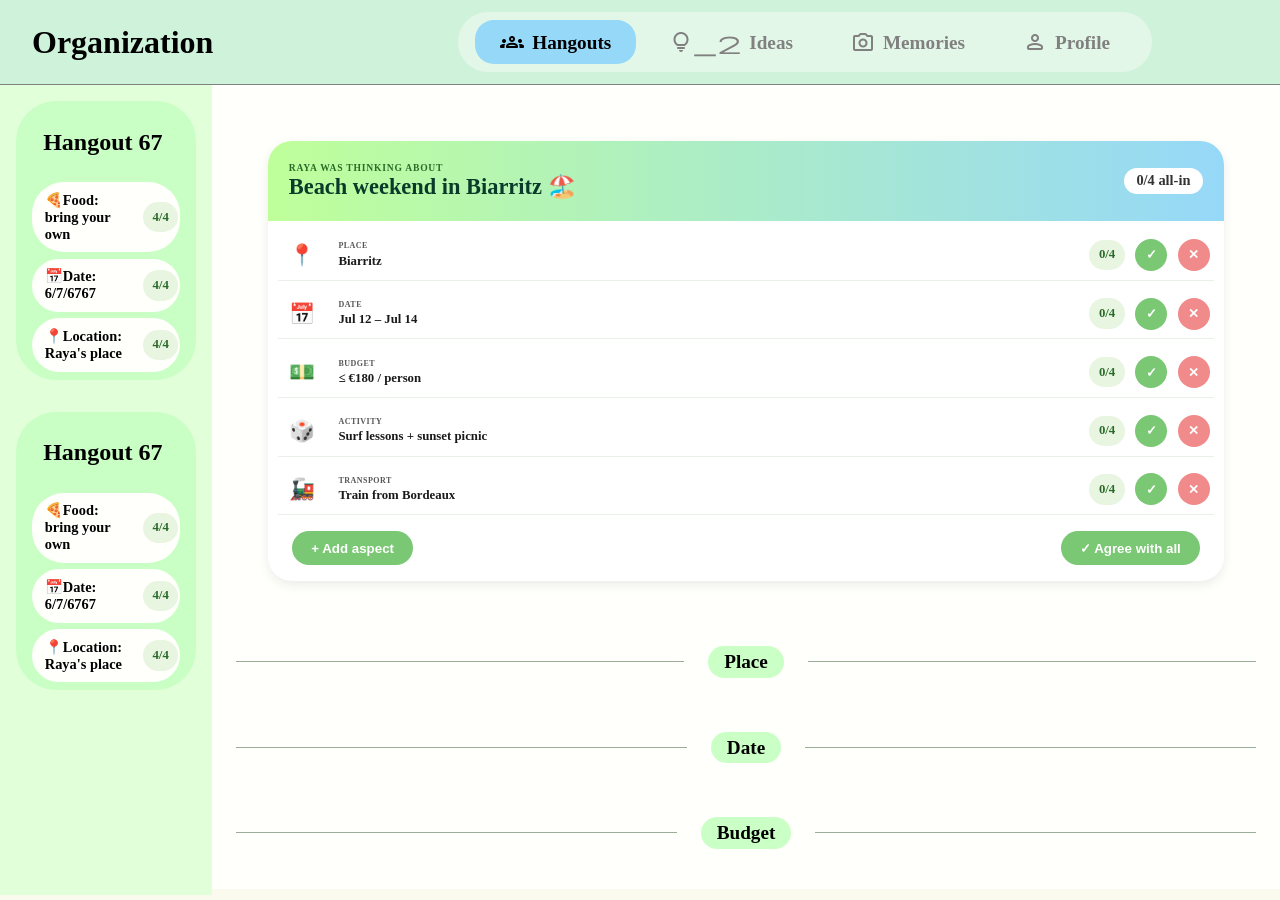
<file: Boris/index.html>
<!DOCTYPE html>
<html lang="en">

<head>
    <meta charset="UTF-8">
    <title>Organization</title>
    <link rel="stylesheet" href="style.css">
    <link rel="stylesheet"
        href="https://fonts.googleapis.com/css2?family=Material+Symbols+Outlined:opsz,wght,FILL,GRAD@20..48,100..700,0..1,-50..200&icon_names=person" />
    <link rel="stylesheet"
        href="https://fonts.googleapis.com/css2?family=Material+Symbols+Outlined:opsz,wght,FILL,GRAD@20..48,100..700,0..1,-50..200&icon_names=lightbulb_2" />
    <link rel="stylesheet"
        href="https://fonts.googleapis.com/css2?family=Material+Symbols+Outlined:opsz,wght,FILL,GRAD@20..48,100..700,0..1,-50..200&icon_names=home" />
    <link rel="stylesheet"
        href="https://fonts.googleapis.com/css2?family=Material+Symbols+Rounded:opsz,wght,FILL,GRAD@20..48,100..700,0..1,-50..200" />
</head>

<body>
    <header>
        <h1 class="header"> Organization </h1>
        <nav class="header-nav">
            <a href="index.html" class="active">
                <span class="material-symbols-rounded">groups</span>
                <span class="nav-headers"> Hangouts </span>
            </a>
            <a href="../Anna-Maria/ideas.html">
                <span class="material-symbols-rounded">lightbulb_2</span>
                <span class="nav-headers"> Ideas </span>
            </a>
            <a href="../Raya/memories.html">
                <span class="material-symbols-rounded">photo_camera</span>
                <span class="nav-headers"> Memories </span>
            </a>
            <a href="../Katrin/profile.html">
                <span class="material-symbols-rounded">person</span>
                <span class="nav-headers"> Profile </span>
            </a>
        </nav>
    </header>
    <main>
        <section id="list">
            <div class="item">
                <div class="item-header">
                    <h2 class="item-title">Hangout 67</h2>
                </div>
                <div class="chat-aspect"><h4 class="chat-aspect-text">🍕Food: bring your own</h4><span class="aspect-score">4/4</span></div>
                <div class="chat-aspect"><h4 class="chat-aspect-text">📅Date: 6/7/6767</h4><span class="aspect-score">4/4</span></div>
                <div class="chat-aspect"><h4 class="chat-aspect-text">📍Location: Raya's place</h4><span class="aspect-score">4/4</span></div>
            </div>
            <div class="item">
                <div class="item-header">
                    <h2 class="item-title">Hangout 67</h2>
                </div>
                <div class="chat-aspect"><h4 class="chat-aspect-text">🍕Food: bring your own</h4><span class="aspect-score">4/4</span></div>
                <div class="chat-aspect"><h4 class="chat-aspect-text">📅Date: 6/7/6767</h4><span class="aspect-score">4/4</span></div>
                <div class="chat-aspect"><h4 class="chat-aspect-text">📍Location: Raya's place</h4><span class="aspect-score">4/4</span></div>
            </div>
        </section>
        <section id="chat">
            <div class="summary-section">
                <div class="summary-header">
                    <div class="summary-labels">
                        <p class="summary-intro">RAYA WAS THINKING ABOUT</p>
                        <h2 class="summary-title">Beach weekend in Biarritz 🏖️</h2>
                    </div>
                    <span class="summary-badge">0/4 all-in</span>
                </div>
                <div class="summary">
                    <div class="aspect">
                        <div class="aspect-icon place-icon">📍</div>
                        <div class="aspect-content">
                            <p class="aspect-key">PLACE</p>
                            <p class="aspect-value">Biarritz</p>
                        </div>
                        <div class="aspect-actions">
                            <span class="aspect-score">0/4</span>
                            <button class="aspect-btn agree-btn">✓</button>
                            <button class="aspect-btn disagree-btn">✕</button>
                        </div>
                    </div>
                    <div class="aspect">
                        <div class="aspect-icon date-icon">📅</div>
                        <div class="aspect-content">
                            <p class="aspect-key">DATE</p>
                            <p class="aspect-value">Jul 12 – Jul 14</p>
                        </div>
                        <div class="aspect-actions">
                            <span class="aspect-score">0/4</span>
                            <button class="aspect-btn agree-btn">✓</button>
                            <button class="aspect-btn disagree-btn">✕</button>
                        </div>
                    </div>
                    <div class="aspect">
                        <div class="aspect-icon budget-icon">💵</div>
                        <div class="aspect-content">
                            <p class="aspect-key">BUDGET</p>
                            <p class="aspect-value">≤ €180 / person</p>
                        </div>
                        <div class="aspect-actions">
                            <span class="aspect-score">0/4</span>
                            <button class="aspect-btn agree-btn">✓</button>
                            <button class="aspect-btn disagree-btn">✕</button>
                        </div>
                    </div>
                    <div class="aspect">
                        <div class="aspect-icon activity-icon">🎲</div>
                        <div class="aspect-content">
                            <p class="aspect-key">ACTIVITY</p>
                            <p class="aspect-value">Surf lessons + sunset picnic</p>
                        </div>
                        <div class="aspect-actions">
                            <span class="aspect-score">0/4</span>
                            <button class="aspect-btn agree-btn">✓</button>
                            <button class="aspect-btn disagree-btn">✕</button>
                        </div>
                    </div>
                    <div class="aspect">
                        <div class="aspect-icon transport-icon">🚂</div>
                        <div class="aspect-content">
                            <p class="aspect-key">TRANSPORT</p>
                            <p class="aspect-value">Train from Bordeaux</p>
                        </div>
                        <div class="aspect-actions">
                            <span class="aspect-score">0/4</span>
                            <button class="aspect-btn agree-btn">✓</button>
                            <button class="aspect-btn disagree-btn">✕</button>
                        </div>
                    </div>
                </div>
                <div class="summary-footer">
                    <button class="add-aspect">+ Add aspect</button>
                    <button class="agree-all-btn">✓ Agree with all</button>
                </div>
            </div>
            <div id="aspectModal" class="modal-overlay">
                <div class="modal-content">
                    <h3 class="modal-title">Add a new aspect</h3>
                    
                    <div class="modal-field">
                        <label for="aspectSelect">Select Aspect</label>
                        <select id="aspectSelect"></select>
                    </div>

                    <div class="modal-field" id="customAspectField" style="display: none;">
                        <label for="customAspectName">Custom Aspect Name</label>
                        <input type="text" id="customAspectName" placeholder="e.g., MUSIC">
                    </div>

                    <div class="modal-field">
                        <label for="aspectValue">Value</label>
                        <input type="text" id="aspectValue" placeholder="e.g., Details goes here...">
                    </div>

                    <div class="modal-actions">
                        <button id="cancelAspectBtn" class="cancel-btn">Cancel</button>
                        <button id="submitAspectBtn" class="submit-btn">Add aspect</button>
                    </div>
                </div>
            </div>
            <div class="chat-sections"></div>
        </section>
    </main>
    <script src="script.js"></script>
</body>
</html>
</file>
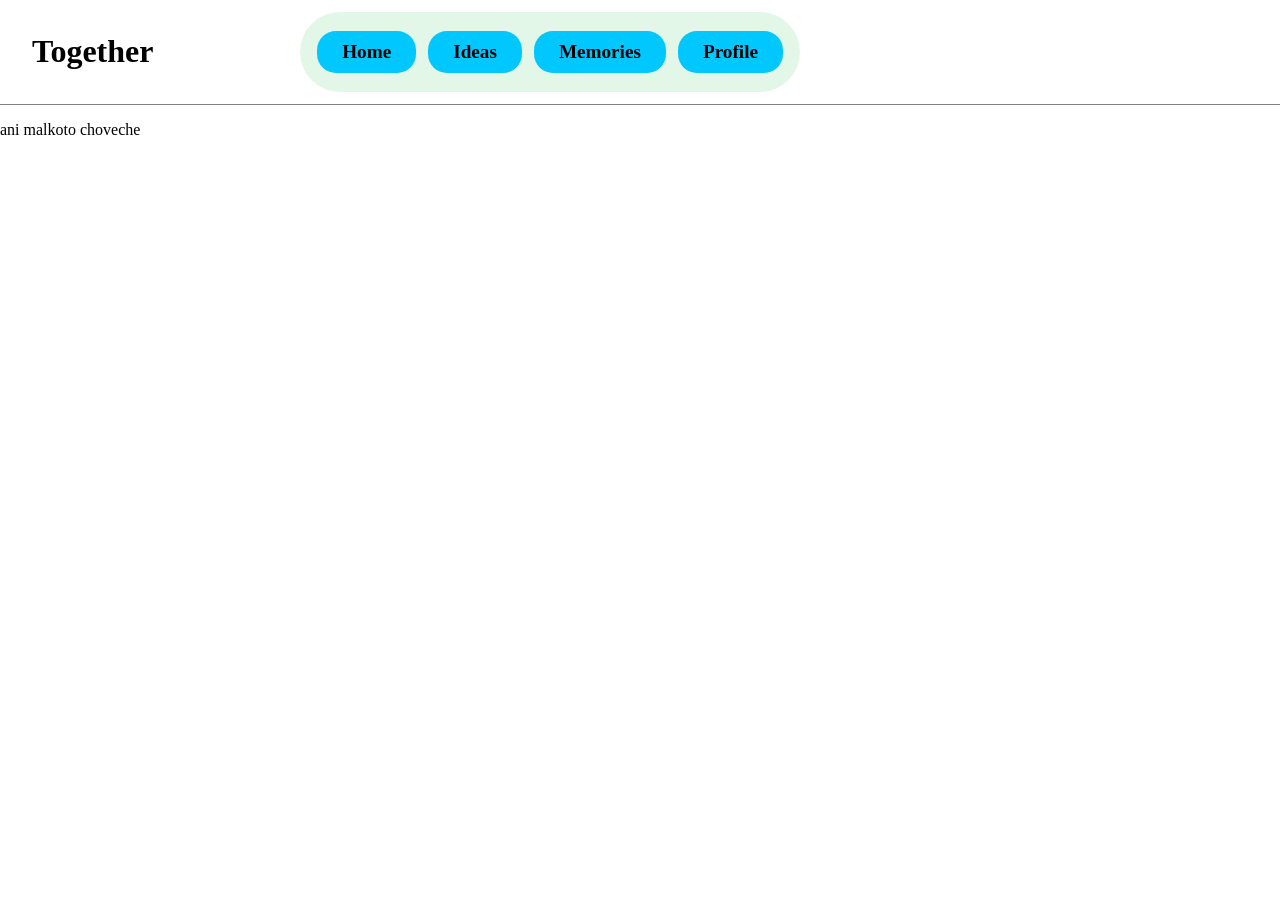
<file: ideas.html>
<!DOCTYPE html>
<html lang="en">

<head>
    <meta charset="UTF-8">
    <title>Organization</title>
    <link rel="stylesheet" href="style.css">
</head>

<body>
    <header>
        <h1 class="header"> Together </h1>
        <nav class="header-nav">
            <a href="index.html" class="active">Home</a>
            <a href="ideas.html">Ideas</a>
            <a href="memories.html">Memories</a>
            <a href="profile.html">Profile</a>
        </nav>
    </header>
    <main>
        <p> ani malkoto choveche</p>
    </main>
    <script src="script.js"></script>
</body>

</html>
</file>
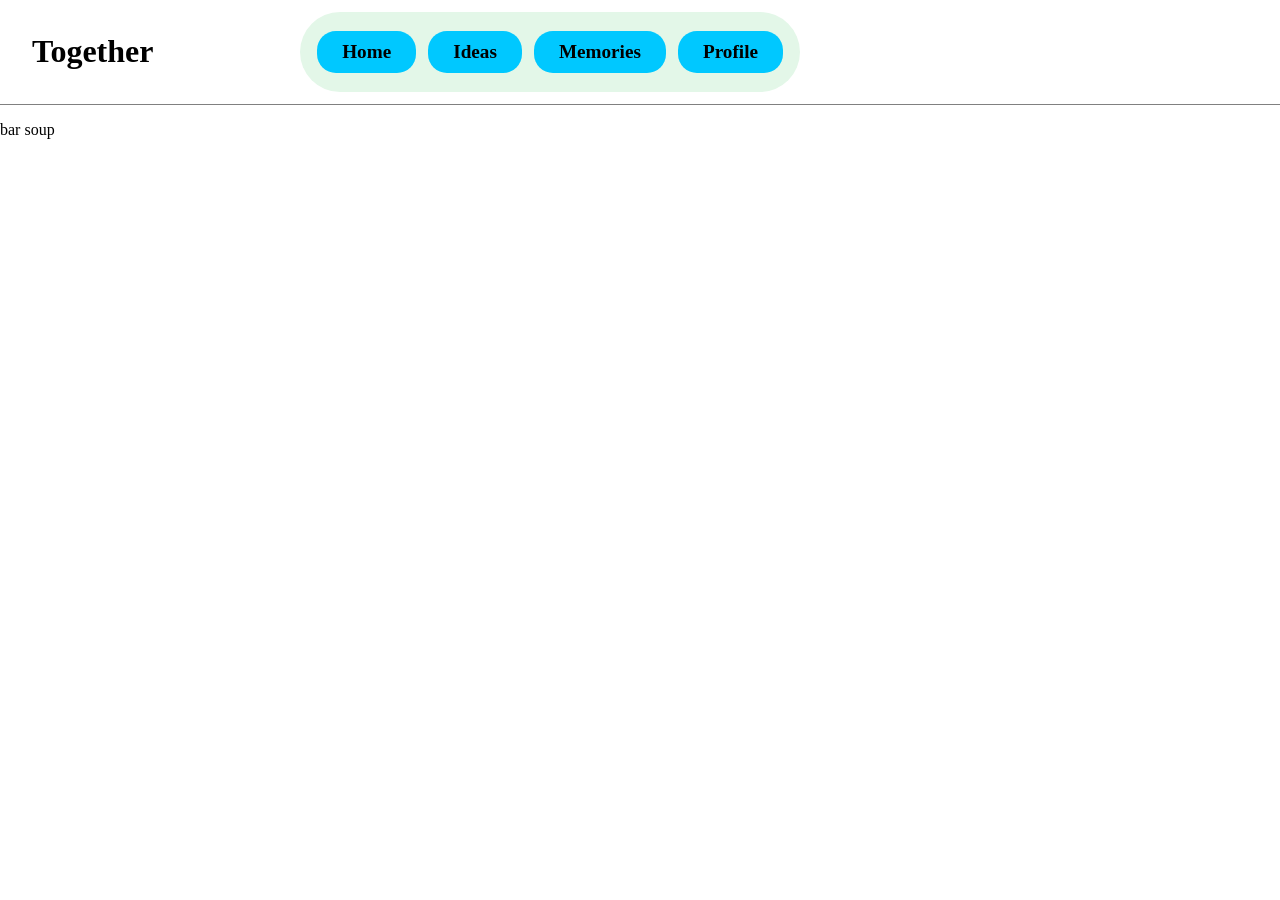
<file: memories.html>
<!DOCTYPE html>
<html lang="en">

<head>
    <meta charset="UTF-8">
    <title>Organization</title>
    <link rel="stylesheet" href="style.css">
</head>

<body>
    <header>
        <h1 class="header"> Together </h1>
        <nav class="header-nav">
            <a href="index.html" class="active">Home</a>
            <a href="ideas.html">Ideas</a>
            <a href="memories.html" class="active">Memories</a>
            <a href="profile.html">Profile</a>
        </nav>
    </header>
    <main>
        <p> bar soup </p>
    </main>
    <script src="script.js"></script>
</body>

</html>
</file>
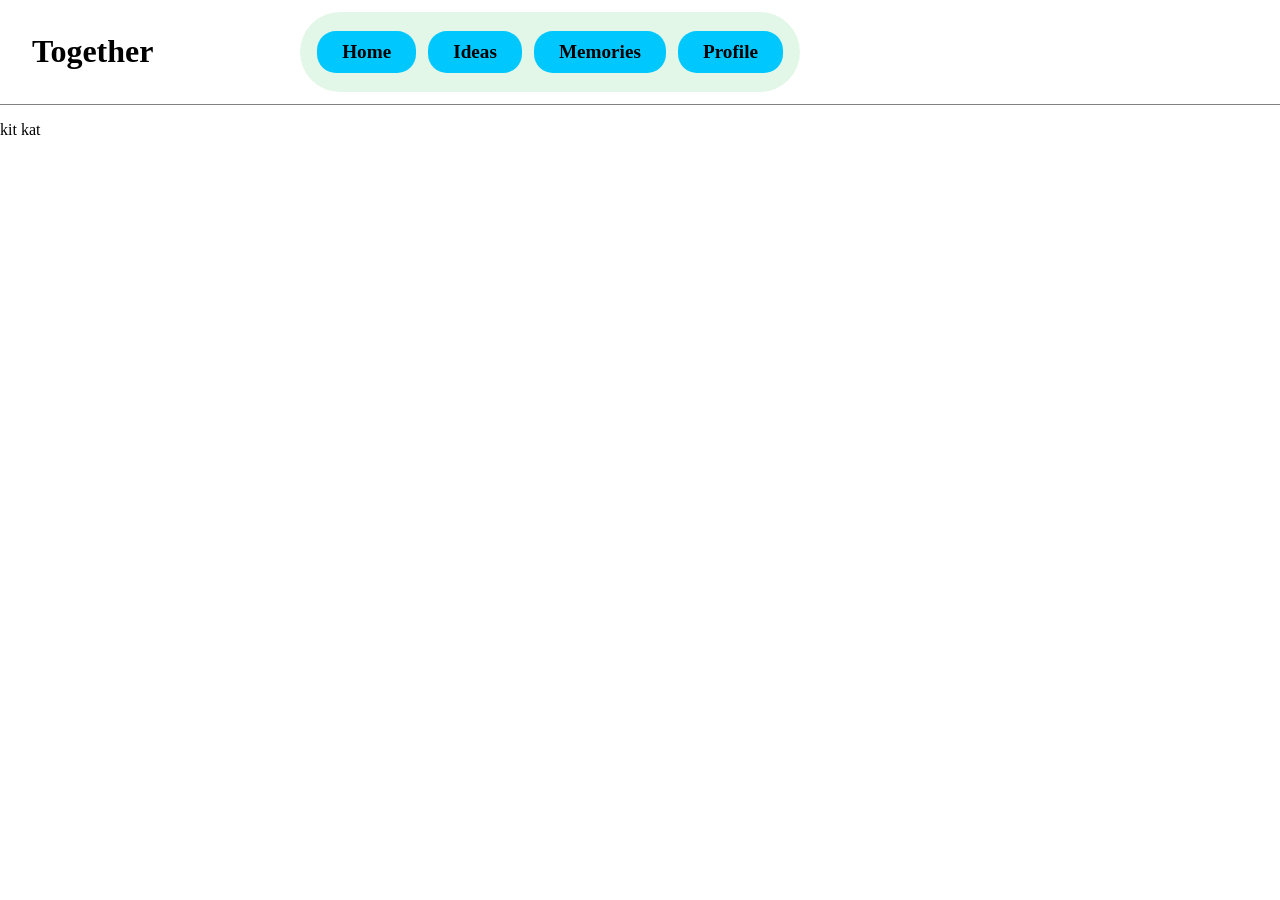
<file: profile.html>
<!DOCTYPE html>
<html lang="en">

<head>
    <meta charset="UTF-8">
    <title>Organization</title>
    <link rel="stylesheet" href="style.css">
</head>

<body>
    <header>
        <h1 class="header"> Together </h1>
        <nav class="header-nav">
            <a href="index.html" class="active">Home</a>
            <a href="ideas.html">Ideas</a>
            <a href="memories.html">Memories</a>
            <a href="profile.html" class="active">Profile</a>
        </nav>
    </header>
    <main>
        <p> kit kat </p>
    </main>
</body>

</html>
</file>
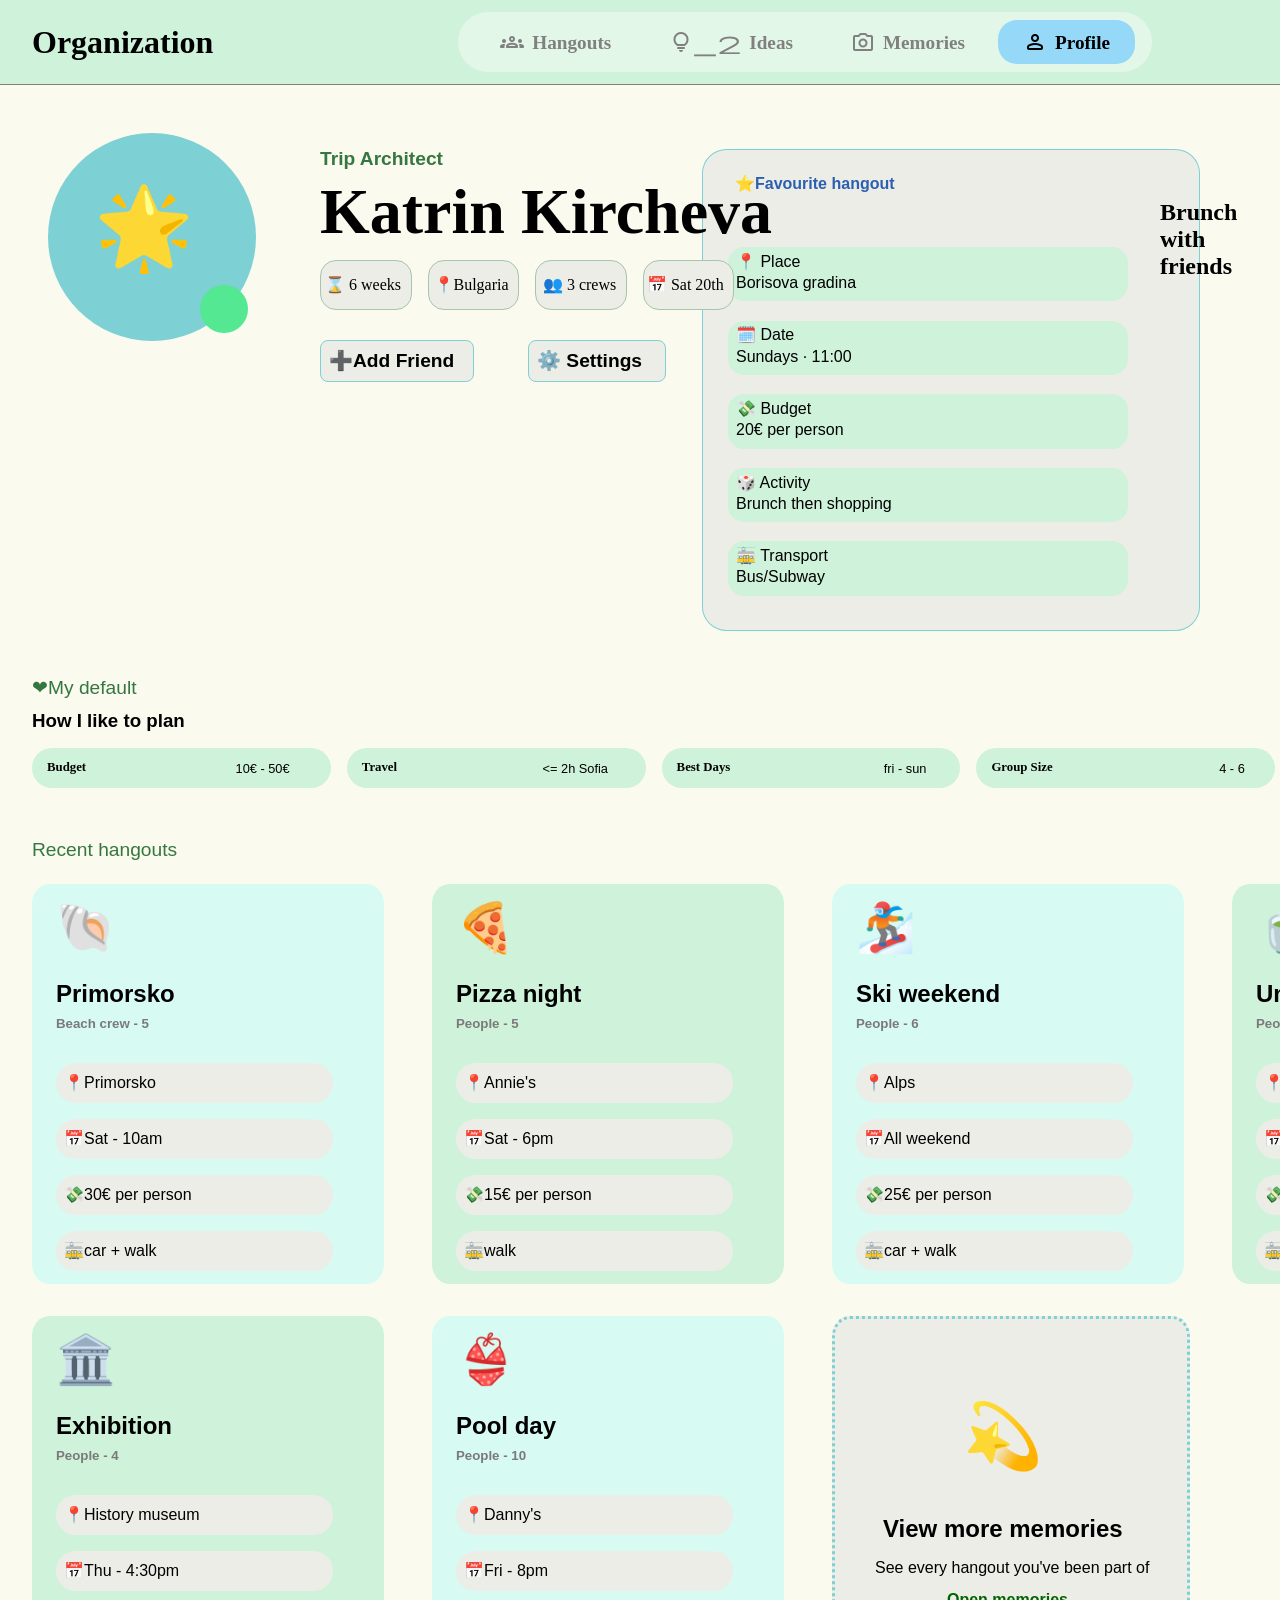
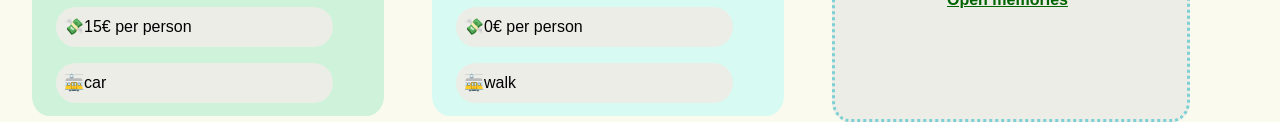
<file: Katrin/profile.html>
<!DOCTYPE html>
<html lang="en">

<head>
    <meta charset="UTF-8">
    <title>Organization</title>
    <link rel="stylesheet" href="style.css">
    <link rel="stylesheet"
        href="https://fonts.googleapis.com/css2?family=Material+Symbols+Outlined:opsz,wght,FILL,GRAD@20..48,100..700,0..1,-50..200&icon_names=person" />
    <link rel="stylesheet"
        href="https://fonts.googleapis.com/css2?family=Material+Symbols+Outlined:opsz,wght,FILL,GRAD@20..48,100..700,0..1,-50..200&icon_names=lightbulb_2" />
    <link rel="stylesheet"
        href="https://fonts.googleapis.com/css2?family=Material+Symbols+Outlined:opsz,wght,FILL,GRAD@20..48,100..700,0..1,-50..200&icon_names=home" />
    <link rel="stylesheet"
        href="https://fonts.googleapis.com/css2?family=Material+Symbols+Rounded:opsz,wght,FILL,GRAD@20..48,100..700,0..1,-50..200" />
</head>

<body>
    <header>
        <h1 class="header"> Organization </h1>
        <nav class="header-nav">
            <a href="../Boris/index.html">
                <span class="material-symbols-rounded">groups</span>
                <span class="nav-headers"> Hangouts </span>
            </a>
            <a href="../Anna-Maria/ideas.html">
                <span class="material-symbols-rounded">lightbulb_2</span>
                <span class="nav-headers"> Ideas </span>
            </a>
            <a href="../Raya/memories.html">
                <span class="material-symbols-rounded">photo_camera</span>
                <span class="nav-headers"> Memories </span>
            </a>
            <a href="profile.html" class="active">
                <span class="material-symbols-rounded">person</span>
                <span class="nav-headers"> Profile </span>
            </a>
        </nav>
    </header>
    <main>
        <div class="circle"><div class="circle-text">🌟</div></div>
        <div class="circle1"></div>
        <div class="hangout"> <b><p>⭐Favourite hangout</p></b></div>
        <div><h4>Brunch with friends</h4></div>
        <div class="info-wrapper">

            <div class="info">

                <div class="name">📍 Place</div>
                <div class="place">Borisova gradina</div>

            </div>

            <div class="info">

                <div class="name">🗓️ Date</div>
                <div class="place">Sundays · 11:00</div>

            </div>

            <div class="info">

                <div class="name">💸 Budget</div>
                <div class="place">20€ per person</div>

            </div>

            <div class="info">

                <div class="name">🎲 Activity</div>
                <div class="place">Brunch then shopping</div>

            </div>

            <div class="info">

                <div class="name">🚋 Transport</div>
                <div class="place">Bus/Subway</div>

            </div>
        </div>

        <div class="role"><b>Trip Architect</b></div>
        <div class="imena"><h1>Katrin Kircheva</h1></div>

        <div class="wrapper">
            <div class="time">⌛ 6 weeks</div>
            <div class="time">📍Bulgaria</div>
            <div class="time">👥 3 crews</div>
            <div class="time">📅 Sat 20th</div>
        </div>


            <a href="friends.html" class="add">
                <b>➕Add Friend</b>
            </a>
            <a href="../Boris/settings.html" class="settings">
                <b>⚙️ Settings</b>
            </a>



        <div class="default">❤My default</div>
        <div class="plan"><h3>How I like to plan</h3></div>


        <div class="wrap">
            <div class="planning"><b>Budget</b></div>
            <div class="planning"><b>Travel</b></div>
            <div class="planning"><b>Best Days</b></div>
            <div class="planning"><b>Group Size</b></div>
            <div class="planning"><b>Vibe</b></div>
        </div>

        <div class="wrap1">
            <div class="planning1">10€ - 50€</div>
            <div class="planning1"><= 2h Sofia</div>
            <div class="planning1">fri - sun</div>
            <div class="planning1">4 - 6</div>
            <div class="planning1">Chill</div>
        </div>



        <div style="margin-top: 15.2rem; position:absolute; margin-left: 2rem;font-family: Arial, Times, serif; font-size: 1.2rem;color: rgb(53, 119, 62);"  >Recent hangouts</div>
        <div class="recent-hang">
            <div class="beach">
                <h4 style="position:absolute; margin-top: 1rem; margin-left: 1.5rem;font-size:3rem;">🐚</h4>
                <h3 style="margin-top: 6rem; margin-left: 1.5rem;font-size: 1.5rem;font-family: Arial, Times, serif;">Primorsko</h3>
                <h5 style="margin-top: -1rem; margin-left: 1.5rem;color:rgb(122,122,122);font-family: Arial, Times, serif;">Beach crew - 5</h5>

                <div class="beach-box">
                    <div class="beach-box1">📍Primorsko</div>
                    <div class="beach-box1">📅Sat - 10am</div>
                    <div class="beach-box1">💸30€ per person</div>
                    <div class="beach-box1">🚋car + walk</div>
                </div>
            </div>

            <div class="pizza-night">
                <h4 style="position:absolute; margin-top: 1rem; margin-left: 1.5rem;font-size:3rem;">🍕</h4>
                <h3 style="margin-top: 6rem; margin-left: 1.5rem;font-size: 1.5rem;font-family: Arial, Times, serif;">Pizza night</h3>
                <h5 style="margin-top: -1rem; margin-left: 1.5rem;color:rgb(122,122,122);font-family: Arial, Times, serif;">People - 5</h5>

                <div class="pizza-box">
                    <div class="pizza-box1">📍Annie's</div>
                    <div class="pizza-box1">📅Sat - 6pm</div>
                    <div class="pizza-box1">💸15€ per person</div>
                    <div class="pizza-box1">🚋walk</div>
                </div>
            </div>

            <div class="ski">
                <h4 style="position:absolute; margin-top: 1rem; margin-left: 1.5rem;font-size:3rem;">🏂</h4>
                <h3 style="margin-top: 6rem; margin-left: 1.5rem;font-size: 1.5rem;font-family: Arial, Times, serif;">Ski weekend</h3>
                <h5 style="margin-top: -1rem; margin-left: 1.5rem;color:rgb(122,122,122);font-family: Arial, Times, serif;">People - 6</h5>

                <div class="ski-box">
                    <div class="ski-box1">📍Alps</div>
                    <div class="ski-box1">📅All weekend</div>
                    <div class="ski-box1">💸25€ per person</div>
                    <div class="ski-box1">🚋car + walk</div>
                </div>
            </div>

            <div class="coffee">
                <h4 style="position:absolute; margin-top: 1rem; margin-left: 1.5rem;font-size:3rem;">🍵</h4>
                <h3 style="margin-top: 6rem; margin-left: 1.5rem;font-size: 1.5rem;font-family: Arial, Times, serif;">Umbrella brunch</h3>
                <h5 style="margin-top: -1rem; margin-left: 1.5rem;color:rgb(122,122,122);font-family: Arial, Times, serif;">People - 3</h5>

                <div class="coffee-box">
                    <div class="coffee-box1">📍Umbrella coffee</div>
                    <div class="coffee-box1">📅Mon - 11am</div>
                    <div class="coffee-box1">💸15€ per person</div>
                    <div class="coffee-box1">🚋car/walk</div>
                </div>
            </div>

            <div class="exhibit">
                <h4 style="position:absolute; margin-top: 1rem; margin-left: 1.5rem;font-size:3rem;">🏛️</h4>
                <h3 style="margin-top: 6rem; margin-left: 1.5rem;font-size: 1.5rem;font-family: Arial, Times, serif;">Exhibition</h3>
                <h5 style="margin-top: -1rem; margin-left: 1.5rem;color:rgb(122,122,122);font-family: Arial, Times, serif;">People - 4</h5>

                <div class="exhibit-box">
                    <div class="exhibit-box1">📍History museum</div>
                    <div class="exhibit-box1">📅Thu - 4:30pm</div>
                    <div class="exhibit-box1">💸15€ per person</div>
                    <div class="exhibit-box1">🚋car</div>
                </div>
            </div>

            <div class="pool">
                <h4 style="position:absolute; margin-top: 1rem; margin-left: 1.5rem;font-size:3rem;">👙</h4>
                <h3 style="margin-top: 6rem; margin-left: 1.5rem;font-size: 1.5rem;font-family: Arial, Times, serif;">Pool day</h3>
                <h5 style="margin-top: -1rem; margin-left: 1.5rem;color:rgb(122,122,122);font-family: Arial, Times, serif;">People - 10</h5>

                <div class="pool-box">
                    <div class="pool-box1">📍Danny's</div>
                    <div class="pool-box1">📅Fri - 8pm</div>
                    <div class="pool-box1">💸0€ per person</div>
                    <div class="pool-box1">🚋walk</div>
                </div>
            </div>

            <div class="achieve">

                <div class="achieve-box">
                    <h4 class="last">💫</h4>
                    <div class="view"><b><h2>View more memories</h2></b></div>
                    <div class="memory">See every hangout you've been part of </div>
                    <a href="../Raya/memories.html" class="achieved">
                        <b >Open memories</b>
                    </a>
                </div>
            </div>
        </div>
    </main>
</body>

</html>
</file>
<file: Boris/style.css>
body{
    margin:0;
    background-color: #f5f5dc70;
}

/* navbar-style */
header {
    display: flex;
    justify-content: space-between;
    border-bottom: 1px solid gray;
    padding: 12px 0px;
    background-color:  rgb(207 242 218);
    align-items: center;
    column-gap: 245px;
}

h1.header {
    padding-left: 2rem;
    margin:0;
}

nav.header-nav {
    display: flex;
    align-items: center;
    gap: 8px;
    background-color:rgb(227 247 232);
    padding: 0px 17px;
    border-radius: 40px;
    margin-right: 30rem;
    height: 60px;
}

nav.header-nav a {
    text-decoration: none;
    color: black;
    font-size: 1.2rem;
    padding: 10px 25px;
    border-radius: 19px;
    font-weight: bold;
    color:gray;
}

nav.header-nav a.active {
    background-color: #96d8f8;
    color: black;
    font-weight: bolder;
}

nav.header-nav a:hover {
    background-color:rgb(195, 208, 198);
}

nav.header-nav a{
    display: flex;
    justify-content: center;
    column-gap: 8px;
}

span.nav-headers {
    padding-top: 2px;
}

main{
    display: flex;
}

#list {
    background-color: #e1ffd9;
    width:15%;
    height: 86.4vh;
    overflow-y: auto;
    padding: 1rem;
    display: flex;
    flex-direction: column;
    gap:2rem;
}

.item {
    background-color: #c9ffc4;
    padding:0.5rem 1rem;
    border-radius: 2.5rem;
    display:flex;
    flex-direction: column;
}

.item-header {
    display: flex;
    justify-content: space-between;
    align-items: center;
    gap: 1rem;
    padding:0 0.7rem;
    border-radius:1.5rem;
}

.item-header:hover{
    background-color: #b1f3a6;
}

.chat-aspect-text {
    font-size: 0.9rem;
    margin:0;
    padding:0.5rem 0.7rem;
    border-radius: 3rem;
}

.chat-aspect{
    margin-top:0.4rem;
    padding:0.1rem;
    display:flex;
    align-items:center;
    flex-direction:row;
    justify-content:space-between;
    background-color: #fffffc;
    border-radius:2rem;
}

.chat-aspect:hover{
    background-color: #bcecb0;
}

#chat {
    background-color: #fffffc;
    width: 85%;
    height: 84vh;
    padding: 1.5rem;
    display: flex;
    flex-direction: column;
    overflow-y: auto;
    gap: 2rem; 
}

.chat-section .input-container {
    display: none;
    flex-direction: column;
    gap: 0.6rem;
    margin-top: 1rem;
}

.chat-section .input-container.visible {
    display: flex;
    flex-direction: column;
}

.chat-section .input-row {
    display: flex;
    align-items: center;
    gap: 0.75rem;
    flex-wrap: wrap;
    width: 100%; 
}

.chat-section .chat-input {
    flex: 1;
    min-width: 200px;
    padding: 0.75rem 1rem;
    border-radius: 1rem;
    border: 1px solid rgba(0, 0, 0, 0.12);
    font-size: 0.95rem;
}

.chat-section .reason-toggle-btn,
.chat-section .chat-send {
    padding: 0.75rem 1rem;
    border: none;
    border-radius: 1rem;
    background-color: #96d8f8;
    color: white;
    font-weight: 700;
    cursor: pointer;
    white-space: nowrap;
}

.chat-section .reason-toggle-btn:hover,
.chat-section .chat-send:hover {
    background-color: #78bfe1;
}

.chat-section .reason-container {
    display: none;
    width: 100%;
}

.chat-section .reason-container .reason-input {
    width: 98%;
    padding: 0.75rem 1rem;
    border-radius: 1rem;
    border: 1px solid rgba(0, 0, 0, 0.12);
    font-size: 0.95rem;
}

.chat-section .message-text {
    margin: 0;
    font-size: 1.1rem;
    color: #1f3a1f;
    font-weight:549;
}

.chat-section .reason-block {
    display: flex;
    align-items: flex-start;
    gap: 0.4rem;
}

.chat-section .reason-arrow {
    font-size: 0.8rem;
    color: #3b6d40;
    position:relative;
    top: 0.25rem;
}

.chat-section .reason-text {
    font-size: 0.9rem;
    color: #4a6b49;
    opacity: 0.9;
    margin-top:0.4rem;
    margin-bottom:0.05rem;
}

.chat-section .chat-send {
    width: fit-content;
    padding: 0.7rem 1rem;
    border: none;
    border-radius: 1rem;
    background-color: #4caf50;
    color: #fff;
    cursor: pointer;
}

.chat-section .chat-send:hover {
    background-color: #3c8c3f;
}

.summary-section {
    background: white;
    border-radius: 1.5rem;
    margin:2rem;
    overflow: visible;
    box-shadow: 0 4px 12px rgba(0, 0, 0, 0.08);
    display: flex;
    flex-direction: column;
    flex-shrink: 0;
    min-height: fit-content;
}

.summary-header {
    background: linear-gradient(90deg, #bfff9a 0%, #96d8f8 100%);
    border-radius: 1.5rem 1.5rem 0 0;
    padding: 1.3rem;
    display: flex;
    justify-content: space-between;
    align-items: center;
    gap: 1rem;
}

.summary-labels {
    display: flex;
    flex-direction: column;
    gap: 0.3rem;
}

.summary-intro {
    margin: 0;
    font-size: 0.6rem;
    font-weight: 700;
    color: #2a6b2a;
    text-transform: uppercase;
    letter-spacing: 0.08em;
    margin-bottom:-0.3rem;
}

.summary-title {
    margin: 0;
    font-size: 1.4rem;
    font-weight: 900;
    color: #0a3a2a;
}

.summary-badge {
    display:flex;
    align-items: center;
    justify-content: center;
    padding: 0.3rem 0.8rem;
    background: white;
    color: #333;
    border-radius: 3rem;
    font-weight: 700;
    font-size: 0.9rem;
    white-space: nowrap;
}

.summary {
    background: white;
    padding: 0.6rem;
    display: flex;
    flex-direction: column;
    gap: 0.5rem;
    flex: 1;
    padding-bottom:0;
}

.aspect {
    display: flex;
    align-items: center;
    gap: 1rem;
    padding: 0.3rem 0.3rem;
    justify-content: space-between;
    border-bottom: 1px solid #e8f0e8;
}

.aspect:hover{
    background-color:#fafef8;
}

.aspect-icon {
    display: flex;
    align-items: center;
    justify-content: center;
    width: 40px;
    height: 40px;
    font-size: 1.3rem;
    flex-shrink: 0;
}

.aspect-content {
    flex: 1;
    display: flex;
    flex-direction: column;
    gap: 0.2rem;
}

.aspect-key {
    margin: 0;
    font-size: 0.5rem;
    font-weight: 700;
    color: #555;
    text-transform: uppercase;
    letter-spacing: 0.06em;
}

.aspect-value {
    margin: 0;
    font-size: 0.8rem;
    font-weight: 600;
    color: #1a1a1a;
}

.aspect-actions {
    display: flex;
    align-items: center;
    gap: 0.65rem;
    flex-shrink: 0;
}

.aspect-score {
    display: flex;
    align-items: center;
    justify-content: center;
    height:1.5rem;
    padding: 0.2rem 0.6rem;
    background: #e8f5e0;
    color: #2a6b2a;
    border-radius: 3rem;
    font-weight: 700;
    font-size: 0.8rem;
}

.aspect-btn {
    display: inline-flex;
    align-items: center;
    justify-content: center;
    width: 32px;
    height: 32px;
    border-radius: 50%;
    border: none;
    cursor: pointer;
    font-weight: 700;
    font-size: 0.8rem;
    transition: all 0.2s ease;
}

.agree-btn {
    background: #7ac774;
    color: white;
}

.agree-btn:hover {
    background: #6ab763;
    transform: scale(1.1);
}

.disagree-btn {
    background: #f18a8a;
    color: white;
}

.disagree-btn:hover {
    background: #e07777;
    transform: scale(1.1);
}

.agree-all-btn {
    background: #7ac774;
    color: white;
    border: none;
    padding: 0.6rem 1.2rem;
    margin: 1rem 1.5rem;
    border-radius: 10rem;
    font-weight:700;
    cursor: pointer;
    transition: all 0.2s ease;
}

.agree-all-btn:hover {
    background: #6ab763;
    transform: scale(1.05);
}

.answer {
    display: flex;
    flex-direction: row;
    gap: 1rem;
}

.agree-btn.voted {
    background-color: #28a745 !important;
    color: white !important;
    border-color: #28a745 !important;
    pointer-events: none;
}

.summary-footer{
    display:flex;
    justify-content:space-between;
    align-content:center;
    margin:0;
}

.add-aspect {
    background: #7ac774;
    color: white;
    border: none;
    margin: 1rem 1.5rem;
    padding: 0.6rem 1.2rem;
    border-radius: 10rem;
    font-weight: 700;
    cursor: pointer;
    transition: all 0.2s ease;
}

.add-aspect:hover {
    background: #6ab763;
    transform: scale(1.05);
}

.modal-overlay {
    display: none;
    position: fixed;
    top: 0;
    left: 0;
    width: 100%;
    height: 100%;
    background-color: #00000080;
    z-index: 1000;
    justify-content: center;
    align-items: center;
}

.modal-overlay.active {
    display: flex;
}

.modal-content {
    background: #fffffc;
    padding: 24px;
    border-radius: 12px;
    width: 90%;
    max-width: 350px;
    box-shadow: 0 4px 15px rgba(0,0,0,0.2);
    font-family: Arial, sans-serif;
}

.modal-title {
    margin-top: 0;
    margin-bottom: 20px;
    font-size: 1.2rem;
}

.modal-field {
    margin-bottom: 15px;
    display: flex;
    flex-direction: column;
}

.modal-field label {
    font-size: 0.85rem;
    font-weight: bold;
    margin-bottom: 5px;
    color: #555;
}

.modal-field input, .modal-field select {
    padding: 10px;
    border: 1px solid #ccc;
    border-radius: 6px;
    font-size: 1rem;
}

.modal-actions {
    display: flex;
    justify-content: flex-end;
    gap: 10px;
    margin-top: 20px;
}

.modal-actions button {
    padding: 10px 15px;
    border-radius: 3rem;;
    border: none;
    cursor: pointer;
    font-weight: bold;
}

.cancel-btn {
    background: #f18a8a;
    color: white;
}

.cancel-btn:hover {
    background: #e07777;
}

.submit-btn {
    background: #7ac774;
    color: white;
}

.submit-btn:hover {
    background: #6ab763;
    
}

.chat-section { 
    display: flex;
    flex-direction: column;
    padding-bottom: 1rem;
    border-top: 1px solid #9bad97;
    gap: 0.3rem; 
    position: relative; 
    margin-top: 1rem;
}

.chat-title {
    font-size: 1.2rem;
    border-radius:2rem;
    font-weight: bold;
    align-self: center;
    background-color: #caffc6;
    padding: 0.3rem 1rem;
    margin-top: -1rem ;
    margin-bottom: 0.5rem;
    margin-left:0.5rem;
    margin-right:0.5rem;
}

.title-wrapper{
    background-color:#fffffc;
    padding:1rem;
    margin-top: -1rem ;
    margin-bottom: 0.5rem;
    margin-left:0.5rem;
    margin-right:0.5rem;
    width:fit-content;
    align-self:center;
}

.message {
    font-size: 0.95rem;
    width: fit-content;
    max-width: 60%;
    padding: 0.5rem 1rem;
    border-radius: 1rem;
    word-wrap: break-word;
    font-family: Arial, sans-serif;
}

.message-received {
    align-self: flex-start;
    background-color: #dff3ff;
    border-bottom-left-radius: 0;
}

.message-sent {
    align-self: flex-end;
    background-color: #e9ffdd;
    border-bottom-right-radius: 0;
}

.suggestion {
    display:flex;
    flex-direction: row;
    align-items:center;
    gap:0.5rem;
}

.input-container {
    display: flex;
    gap: 0.5rem;
    align-items: center;
}

#input{
    flex: 1;
    height: 2rem;
    border-radius: 1rem;
    border: 1px solid #d9ffcf;
    background-color: #fffffe;
    padding: 0.2rem 1rem;
}

#send{ 
    background-color: #beffad;
    border: none;
    width: 4rem;
    height: 2rem;
    border-radius: 1rem;
    padding: 0.2rem 1rem;
    cursor: pointer;
    transition: background-color 0.2s, transform 0.2s;
}

#send:hover{
    background-color: #afff9b;
    transform: scale(1.05);
}

#send:active{
    transform: scale(0.95);
}
</file>
<file: style.css>
body{
    margin:0;
}
header {
    display: flex;
    justify-content: space-between;
    border-bottom: 1px solid gray;
    padding: 12px 0px;
}

h1.header {
    padding-left: 2rem;
}

nav.header-nav {
    display: flex;
    align-items: center;
    gap: 12px;
    background-color:rgb(227 247 232);
    padding: 0px 17px;
    border-radius: 40px;
    margin-right: 30rem;
}
nav.header-nav a {
    text-decoration: none;
    color: black;
    font-size: 1.2rem;
    background-color: rgb(0 200 255);
    padding: 10px 25px;
    border-radius: 19px;
    font-weight: bold;
}
</file>
<file: Katrin/style.css>
.circle{
    width: 13rem;
    height: 13rem;
    background-color: #7dd0d3;
    border-radius:50%;
    margin-left:3rem;
    margin-top:3rem;
}

.circle-text{
    position:absolute;
    margin-top:3rem;
    margin-left:2.9rem;
    font-size: 5rem;
}

.circle1{
    position:absolute;
    width:3rem;
    height:3rem;
    background-color: #54e893;
    border-radius:50%;
    margin-left:12.5rem;
    margin-top:-3.5rem;
}

.hangout{
    width:31rem;
    height:30rem;
    margin-left:auto;
    margin-top:-12rem;
    margin-right:5rem;
    background-color: #edede7;
    border-radius:5%;
    border:1px solid #7dd0d3;
}

p{
    margin-left:2rem;
    margin-top:1.5rem;
    color: #2b60b1;
    font-family: "Arial", Times, serif;
}


.info-wrapper {
    display: flex;
    flex-direction: column;
    gap: 1.2rem;
    margin-top:-24rem;
}

.info{
    width: 25rem;
    height: 3.4rem;
    margin-left:auto;
    margin-right:9.5rem;
    border-radius:1rem;
    background-color:  rgb(207 242 218);
}

.name{
    margin-left:0.5rem;
    margin-top:0.3rem;
    font-family: "Arial", Times, serif;
}

.place{
    margin-right:auto;
    margin-left:0.5rem;
    margin-top:0.2rem;
    font-family: "Arial", Times, serif;
}

h4{
    position:absolute;
    margin-left:72.5rem;
    margin-top:-27rem;
    font-family: "Times New Roman", Times, serif;
    font-size: 1.5rem;
}

.role{
    color: rgb(53, 119, 62);
    font-family: "Arial", Times, serif;
    font-size: 1.2rem;
    position:absolute;
    margin-left:20rem;
    margin-top:-28rem;
}

.imena{
    position:absolute;
    margin-left:20rem;
    margin-top:-29rem;
    font-size:2rem;
}

.wrapper {
    position: absolute;
    display: flex;
    flex-direction: row;
    gap: 1rem;
    margin-left: 20rem;
    margin-top: -21rem;
}

.time{
    width:5rem;
    height:3rem;
    background-color: #edede7;
    font-size:1rem;
    display: flex;
    align-items: center;
    justify-content: flex-end;
    padding-right: 0.6rem;
    border-radius: 1rem;
    border:1px solid rgb(165, 197, 175);
}

.default{
    position:absolute;
    margin-left:2rem;
    margin-top:5rem;
    font-family: "Arial", Times, serif;
    font-size: 1.2rem;
    color: rgb(53, 119, 62);
}

.plan{
    position:absolute;
    margin-top:6rem;
    margin-left:2rem;
    font-family: "Arial", Times, serif;
}

.wrap{
    position:absolute;
    display:flex;
    flex-direction: row;
    gap: 1rem;
    margin-left: 2rem;
    margin-top: -21rem;
}

.planning{
    width:16.8rem;
    height:2.5rem;
    margin-top:30.5rem;
    background-color:  rgb(207 242 218);
    border-radius: 1.8rem;
    display: flex;
    align-items: center;
    justify-content: space-between;
    padding: 0 15px;
    font-size: 0.8rem;
}

.wrap1{
    position:absolute;
    font-family: "Arial", Times, serif;
    display:flex;
    flex-direction: row;
    gap: 1.8rem;
    margin-left: 2.5rem;
    margin-top: -21rem;

}

.planning1{
    width:15.6rem;
    margin-top:31.3rem;
    border-radius: 1.8rem;
    display: flex;
    align-items: center;
    justify-content: end;
    padding-right: 2.5rem;
    font-size: 0.8rem;
}

.beach{
    position:absolute;
    height: 25rem;
    width: 22rem;
    margin-left: 2rem;
    margin-top: 18rem;
    background-color: #d7faf2;
    border-radius: 5%;
}

.beach-box{
    display:flex;
    flex-direction: column;
    gap: 1rem;
    margin-left: 2rem;
    margin-top: 2rem;
}

.beach-box1{
    background-color: #edede7;
    width:16.8rem;
    height:2.5rem;
    margin-left:-0.5rem;
    border-radius: 2rem;
    font-family: "Arial", Times, serif;
    display:flex;
    align-items: center;
    padding-left:0.5rem;
}

.pizza-night{
    position:absolute;
    height: 25rem;
    width: 22rem;
    margin-left: 27rem;
    margin-top: 18rem;
    background-color:  rgb(207 242 218);
    border-radius: 5%;
}

.pizza-box{
    display:flex;
    flex-direction: column;
    gap: 1rem;
    margin-left: 2rem;
    margin-top: 2rem;
}

.pizza-box1{
    background-color: #edede7;
    width:16.8rem;
    height:2.5rem;
    margin-left:-0.5rem;
    border-radius: 2rem;
    font-family: "Arial", Times, serif;
    display:flex;
    align-items: center;
    padding-left:0.5rem;
}

.ski{
    position:absolute;
    height: 25rem;
    width: 22rem;
    margin-left: 52rem;
    margin-top: 18rem;
    background-color: #d7faf2;
    border-radius: 5%;
}

.ski-box{
    display:flex;
    flex-direction: column;
    gap: 1rem;
    margin-left: 2rem;
    margin-top: 2rem;
}

.ski-box1{
    background-color: #edede7;
    width:16.8rem;
    height:2.5rem;
    margin-left:-0.5rem;
    border-radius: 2rem;
    font-family: "Arial", Times, serif;
    display:flex;
    align-items: center;
    padding-left:0.5rem;
}

.coffee{
    position:absolute;
    height: 25rem;
    width: 22rem;
    margin-left: 77rem;
    margin-top: 18rem;
    background-color:  rgb(207 242 218);
    border-radius: 5%;
}

.coffee-box{
    display:flex;
    flex-direction: column;
    gap: 1rem;
    margin-left: 2rem;
    margin-top: 2rem;
}

.coffee-box1{
    background-color: #edede7;
    width:16.8rem;
    height:2.5rem;
    margin-left:-0.5rem;
    border-radius: 2rem;
    font-family: "Arial", Times, serif;
    display:flex;
    align-items: center;
    padding-left:0.5rem;
}

.exhibit{
    position:absolute;
    height: 25rem;
    width: 22rem;
    margin-left: 2rem;
    margin-top: 45rem;
    background-color:  rgb(207 242 218);
    border-radius: 5%;
}

.exhibit-box{
    display:flex;
    flex-direction: column;
    gap: 1rem;
    margin-left: 2rem;
    margin-top: 2rem;
}

.exhibit-box1{
    background-color: #edede7;
    width:16.8rem;
    height:2.5rem;
    margin-left:-0.5rem;
    border-radius: 2rem;
    font-family: "Arial", Times, serif;
    display:flex;
    align-items: center;
    padding-left:0.5rem;
}

.pool{
    position:absolute;
    height: 25rem;
    width: 22rem;
    margin-left: 27rem;
    margin-top: 45rem;
    background-color: #d7faf2;
    border-radius: 5%;
}

.pool-box{
    display:flex;
    flex-direction: column;
    gap: 1rem;
    margin-left: 2rem;
    margin-top: 2rem;
}

.pool-box1{
    background-color: #edede7;
    width:16.8rem;
    height:2.5rem;
    margin-left:-0.5rem;
    border-radius: 2rem;
    font-family: "Arial", Times, serif;
    display:flex;
    align-items: center;
    padding-left:0.5rem;
}

.achieve{
    position:absolute;
    height: 25rem;
    width: 22rem;
    margin-left: 52rem;
    margin-top: 45rem;
    background-color: #edede7;
    border-radius: 5%;
    border-style: dotted;
    border-color: #7dd0d3;
    border-width: 3px;
}

.view{
    margin-left: 3rem;
    margin-top: 11rem;
    position:absolute;
    font-family: Arial, Times, serif;
}

.memory{
    margin-top: 15rem;
    margin-left: 2.5rem;
    position:absolute;
    font-family: Arial, Times, serif;
}

.last{
    margin-top: 5rem;
    margin-left: 8rem;
    position:absolute;
    font-size:4rem;
}

.achieved{
    margin-top: 17rem;
    margin-left: 7rem;
    position:absolute;
    font-family: Arial, Times, serif;
    color:darkgreen;
}

.achieved:hover{
    cursor: pointer;
    color:lightgreen;
    text-decoration: underline;
}


.add{
    position:absolute;
    z-index: 10;
    height: 2.5rem;
    width: 9rem;
    background-color: #edede7;
    border:1px solid #7dd0d3;
    margin-top:-16rem;
    margin-left: 20rem;
    border-radius: 0.5rem;
    font-family: "Arial", Times, serif;
    font-size: 1.2rem;
    display:flex;
    align-items: center;
    padding-left:0.5rem;
    color:black;
    text-decoration: none;
    cursor: pointer;
}

.add:hover{
   transform:translateY(-4px);
}

.settings{
    position:absolute;
    z-index: 10;
    height: 2.5rem;
    width: 8rem;
    background-color: #edede7;
    border:1px solid #7dd0d3;
    margin-top:-16rem;
    margin-left: 33rem;
    border-radius: 0.5rem;
    font-family: "Arial", Times, serif;
    font-size: 1.2rem;
    display:flex;
    align-items: center;
    padding-left:0.5rem;
    color:black;
    text-decoration: none;
}

.settings:hover{
    transform:translateY(-4px);
}

body{
    margin:0;
    background-color: #f5f5dc70;
}

/* navbar-style */
header {
    display: flex;
    justify-content: space-between;
    border-bottom: 1px solid gray;
    padding: 12px 0px;
    background-color:  rgb(207 242 218);
    align-items: center;
    column-gap: 245px;
}

h1.header {
    padding-left: 2rem;
    margin:0;
}

nav.header-nav {
    display: flex;
    align-items: center;
    gap: 8px;
    background-color:rgb(227 247 232);
    padding: 0px 17px;
    border-radius: 40px;
    margin-right: 30rem;
    height: 60px;
}

nav.header-nav a {
    text-decoration: none;
    color: black;
    font-size: 1.2rem;
    padding: 10px 25px;
    border-radius: 19px;
    font-weight: bold;
    color:gray;
}

nav.header-nav a.active {
    background-color: #96d8f8;
    color: black;
    font-weight: bolder;
}

nav.header-nav a:hover {
    background-color:rgb(195, 208, 198);
}

nav.header-nav a{
    display: flex;
    justify-content: center;
    column-gap: 8px;
}

span.nav-headers {
    padding-top: 2px;
}
</file>
